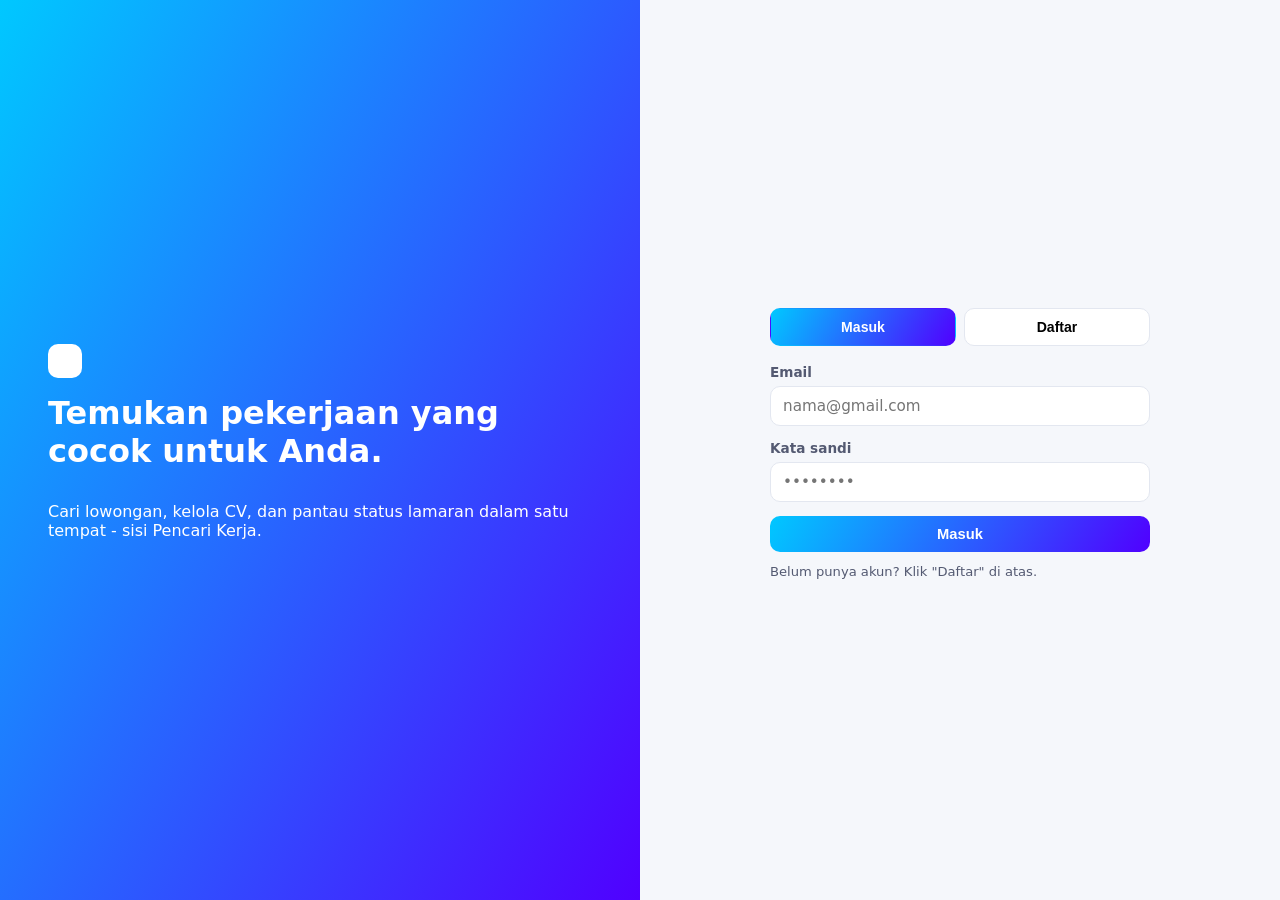
<file: ui-pencari-kerja/index.html>
<!DOCTYPE html>
<html lang="id">
    <head>
        <meta charset="UTF-8">
        <meta name="viewport" content="width=device-width, initial-scale=1.0">
        <title>LinkKerja - Pencari Kerja</title>
        <link rel="stylesheet"href="../shared/style.css">   
    </head>
    <body>
        <!-- ===AUTH=== -->
        <section id="view-auth" class="auth-wrap">
            <div class="auth-hero">
                <div class="brand" style="font-size: 1.4rem;"><span class="brand-mark" style="background: #fff;"></span></div>
                <h2>Temukan pekerjaan yang cocok untuk Anda.</h2>
                <p>Cari lowongan, kelola CV, dan pantau status lamaran dalam satu tempat - sisi Pencari Kerja.</p>
            </div>
            <diiv class="auth-form-wrap">
                <div class="auth-card">
                    <div class="role-toggle">
                        <button class="active" id="tab-login">Masuk</button>
                        <button id="tab-register">Daftar</button>
                    </div>

                    <form id="form-login">
                        <div class="field"><label>Email</label><input type="email" placeholder="nama@gmail.com" required></div>
                        <div class="field"><label>Kata sandi</label><input type="password" placeholder="••••••••" required></div>
                        <button type="submit" class="btn btn-primary" style="width:100%; justify-content: center;">Masuk</button>
                        <p style="font-size: 0.82rem; color:var(--ink-soft); margin-top: 12px;">Belum punya akun? Klik "Daftar" di atas.</p>
                    </form>

                    <form id="form-register" class="hidden">
                        <div class="field"><label>Nama lengkap</label><input type="text" placeholder="Lathifah Widya Zahra" required></div>
                        <div class="field"><label>Email</label><input type="email" placeholder="nama@gmail.com" required></div>
                        <div class="field"><label>Kata sandi</label><input type="password" placeholder="Minimal 8 karakter" required></div>
                        <button type="submit" class="btn btn-primary" style="width:100%; justify-content: center;">Daftar Sekarang</button>
                    </form>
                </div>
            </diiv>
        </section>
        
        <!-- ===APP=== -->
        <div id="view-app" class="app-shell hidden">
            <aside class="sidebar">
                <div class="brand"><span class="brand-mark"></span>LinkKerja</div>
                <ul class="nav-list">
                    <li><button class="nav-btn active" data-view="beranda">🏠 Beranda</button></li> 
                    <li><button class="nav-btn" data-view="cari">🏠 Cari Lowongan</button></li> 
                    <li><button class="nav-btn" data-view="lamaran">🏠 Lamaran Saya</button></li> 
                    <li><button class="nav-btn" data-view="profil">🏠 Profil &amp; CV</button></li> 
                </ul>
                <div class="sidebar-footer">LinkKerja - UI Pencari Kerja </div>
            </aside>

            <main class="main">
                <div class="topbar">
                    <div>
                        <h1 id="page-title">Beranda</h1>
                        <p id="page-subtitle">Rekomendasi lowongan untuk Anda hari ini.</p>
                    </div>
                    <div class="user-chip">
                        <div class="avatar">LZ</div>
                        <div>
                            <div style="font-weight: 600; font-size: 0.9rem;">Lathifah Widya Zahra</div>
                            <div style="font-size: 0.76rem; color:var(--ink-soft);">Pencari Kerja</div>
                        </div>
                    </div>
                </div>

                <!-- Beranda: rekomendasi (KF-04)-->
                <section data-panel="beranda">
                    <div class="card">
                        <h3 style="margin-top: 0;">Rekomendasi untuk Anda</h3>
                        <div id="list-rekomendasi"></div>
                    </div>
                </section>

                <!-- Cari lowongan dengan filter (KF-03, UC-03) -->
                <section data-panel="cari" class="hidden"> 
                <div class="card" style="margin-bottom:16px;"> 
                    <div class="grid-2"> 
                    <div class="field" style="margin:0;"><label>Kata kunci / lokasi</label><input id="filter-kata-kunci" placeholder="Contoh: Madiun, Frontend"></div> 
                    <div class="field" style="margin:0;"> 
                        <label>Bidang</label> 
                        <select id="filter-bidang"> 
                        <option value="">Semua bidang</option> 
                        <option>Teknologi Informasi</option> 
                        <option>Desain</option> 
                        <option>Pemasaran</option> 
                        </select> 
                    </div> 
                    </div> 
                </div> 
                <div class="card"><div id="list-lowongan"></div></div> 
                </section>

                <!-- Detail lowongan & lamar -->
                <section data-panel="detail" class="hidden"> 
                    <button class="btn btn-ghost" onclick="kembaliKeCari()">← Kembali ke daftar lowongan</button> 
                    <div class="card" id="detail-content" style="margin-top:14px;"></div> 
                </section>

                <!-- Lamaran saya / application tracker (KF-06, UC-07) -->
                <section data-panel="lamaran" class="hidden"> 
                    <div class="card"><div id="list-lamaran-saya"></div></div> 
                </section> 

                <!-- Profil dan CV (KF-01, KF-02, UC-02) -->
                <section data-panel="profil" class="hidden"> 
                <div class="card" style="max-width:640px; margin-bottom:16px;"> 
                    <h3 style="margin-top:0;">Data diri</h3> 
                    <div class="grid-2"> 
                    <div class="field"><label>Nama lengkap</label><input value="Lathifah Widya Zahra"></div> 
                    <div class="field"><label>No. telepon</label><input value="081234567891"></div> 
                    </div> 
                    <div class="field"><label>Alamat</label><input value="Madiun, Jawa Timur"></div> 
                    <div class="field"><label>Ringkasan profesional</label><textarea rows="3">Mahasiswa TRPL yang tertarik pada pengembangan web.</textarea></div> 
                    <button class="btn btn-primary">Simpan Perubahan</button> 
                </div> 
            
                <div class="card" style="max-width:640px; margin-bottom:16px;"> 
                    <h3 style="margin-top:0;">Riwayat pendidikan &amp; pengalaman</h3> 
                    <div id="list-riwayat"></div> 
                    <button class="btn btn-outline" style="margin-top:10px;" onclick="tambahRiwayat()">+ Tambah riwayat</button> 
                </div> 
            
                <div class="card" style="max-width:640px;"> 
                    <h3 style="margin-top:0;">Dokumen pendukung</h3> 
                    <p style="font-size:0.85rem; color:var(--ink-soft); margin-top:-6px;">Format yang diterima: PDF atau JPG.</p> 
                    <div id="list-dokumen"></div> 
                    <label class="btn btn-outline" style="margin-top:10px; cursor:pointer;"> + Unggah dokumen 
                    <input type="file" accept=".pdf,.jpg,.jpeg" style="display:none;" id="input dokumen"> 
                    </label> 
                </div> 
                </section> 
            </main>
        </div>
        <div id="toast" class="toast hidden"></div>
        <script src="script.js"></script>
    </body>
</html>
</file>
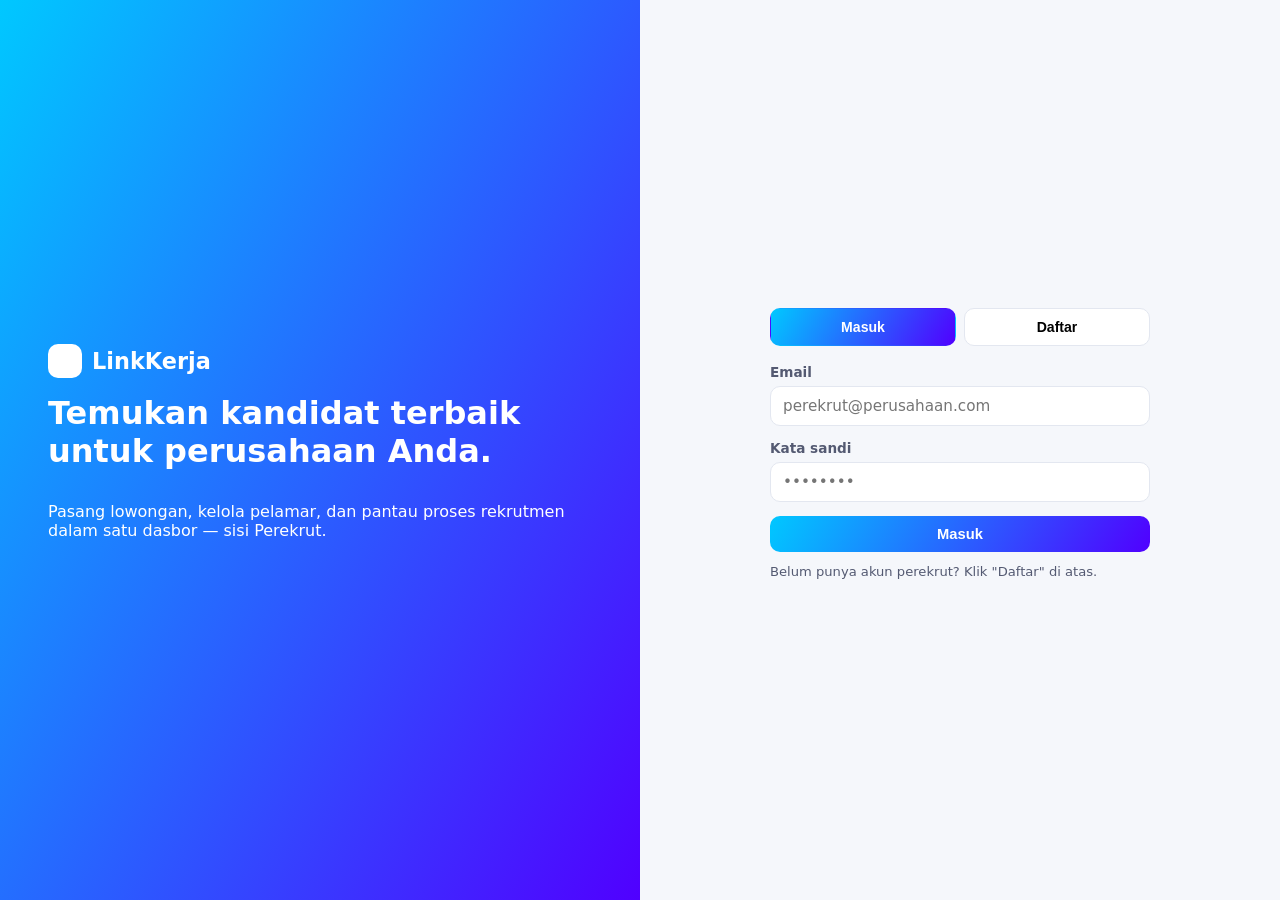
<file: ui-perekrut/index.html>
<!DOCTYPE html>
<html lang="id">
<head>
<meta charset="UTF-8">
<meta name="viewport" content="width=device-width, initial-scale=1.0">
<title>LinkKerja — Perekrut</title>
<link rel="stylesheet" href="../shared/style.css">
</head>
<body>

<!-- ================= AUTH ================= -->
<section id="view-auth" class="auth-wrap">
  <div class="auth-hero">
    <div class="brand" style="font-size:1.4rem;"><span class="brand-mark" style="background:#fff;"></span>LinkKerja</div>
    <h2>Temukan kandidat terbaik untuk perusahaan Anda.</h2>
    <p>Pasang lowongan, kelola pelamar, dan pantau proses rekrutmen dalam satu dasbor — sisi Perekrut.</p>
  </div>
  <div class="auth-form-wrap">
    <div class="auth-card">
      <div class="role-toggle">
        <button class="active" id="tab-login">Masuk</button>
        <button id="tab-register">Daftar</button>
      </div>

      <form id="form-login">
        <div class="field"><label>Email</label><input type="email" placeholder="perekrut@perusahaan.com" required></div>
        <div class="field"><label>Kata sandi</label><input type="password" placeholder="••••••••" required></div>
        <button type="submit" class="btn btn-primary" style="width:100%; justify-content:center;">Masuk</button>
        <p style="font-size:0.82rem; color:var(--ink-soft); margin-top:12px;">Belum punya akun perekrut? Klik "Daftar" di atas.</p>
      </form>

      <form id="form-register" class="hidden">
        <div class="field"><label>Nama Anda</label><input type="text" placeholder="Nabil Sunu Widyadhana" required></div>
        <div class="field"><label>Nama perusahaan</label><input type="text" placeholder="PT Teknologi Madiun" required></div>
        <div class="field"><label>Email</label><input type="email" placeholder="perekrut@perusahaan.com" required></div>
        <div class="field"><label>Kata sandi</label><input type="password" placeholder="Minimal 8 karakter" required></div>
        <button type="submit" class="btn btn-primary" style="width:100%; justify-content:center;">Daftar Sekarang</button>
      </form>
    </div>
  </div>
</section>

<!-- ================= APP ================= -->
<div id="view-app" class="app-shell hidden">
  <aside class="sidebar">
    <div class="brand"><span class="brand-mark"></span>LinkKerja</div>
    <ul class="nav-list">
      <li><button class="nav-btn active" data-view="dashboard">📊 Dasbor</button></li>
      <li><button class="nav-btn" data-view="publikasi">📝 Publikasi Lowongan</button></li>
      <li><button class="nav-btn" data-view="lowongan">💼 Manajemen Lowongan</button></li>
      <li><button class="nav-btn" data-view="kandidat">👥 Kandidat Masuk</button></li>
      <li><button class="nav-btn" data-view="perusahaan">🏢 Profil Perusahaan</button></li>
    </ul>
    <div class="sidebar-footer">
      LinkKerja · UI Perekrut<br>Dikerjakan oleh Nabil Sunu Widyadhana
    </div>
  </aside>

  <main class="main">
    <div class="topbar">
      <div>
        <h1 id="page-title">Dasbor</h1>
        <p id="page-subtitle">Ringkasan aktivitas rekrutmen Anda hari ini.</p>
      </div>
      <div class="user-chip">
        <div class="avatar">PT</div>
        <div>
          <div style="font-weight:600; font-size:0.9rem;">PT Teknologi Madiun</div>
          <div style="font-size:0.76rem; color:var(--ink-soft);">Perekrut</div>
        </div>
      </div>
    </div>

    <!-- ---- Dashboard ---- -->
    <section data-panel="dashboard">
      <div class="stat-grid">
        <div class="stat-card"><div class="accent"></div><div class="num" id="stat-lowongan">0</div><div class="label">Lowongan aktif</div></div>
        <div class="stat-card"><div class="accent"></div><div class="num" id="stat-lamaran">0</div><div class="label">Lamaran masuk</div></div>
        <div class="stat-card"><div class="accent"></div><div class="num" id="stat-ditinjau">0</div><div class="label">Menunggu ditinjau</div></div>
        <div class="stat-card"><div class="accent"></div><div class="num" id="stat-diterima">0</div><div class="label">Kandidat diterima</div></div>
      </div>
      <div class="card">
        <h3 style="margin-top:0;">Lamaran terbaru</h3>
        <div id="dashboard-recent"></div>
      </div>
    </section>

    <!-- ---- Publikasi Lowongan (KF-07, UC-05) ---- -->
    <section data-panel="publikasi" class="hidden">
      <div class="card" style="max-width:640px;">
        <h3 style="margin-top:0;">Formulir lowongan baru</h3>
        <form id="form-lowongan">
          <div class="field"><label>Posisi yang dibutuhkan</label><input required id="in-posisi" placeholder="Contoh: Frontend Developer"></div>
          <div class="grid-2">
            <div class="field"><label>Bidang</label><input required id="in-bidang" placeholder="Teknologi Informasi"></div>
            <div class="field"><label>Lokasi</label><input required id="in-lokasi" placeholder="Madiun"></div>
          </div>
          <div class="field">
            <label>Tipe kerja</label>
            <select id="in-tipe">
              <option value="full_time">Full-time</option>
              <option value="part_time">Part-time</option>
              <option value="magang">Magang</option>
              <option value="kontrak">Kontrak</option>
            </select>
          </div>
          <div class="field"><label>Deskripsi pekerjaan</label><textarea id="in-deskripsi" rows="3" required placeholder="Jelaskan tanggung jawab pekerjaan"></textarea></div>
          <div class="field"><label>Kriteria kandidat</label><textarea id="in-kriteria" rows="3" required placeholder="Contoh: menguasai HTML/CSS/JS"></textarea></div>
          <div style="display:flex; gap:10px;">
            <button type="submit" class="btn btn-primary">Unggah</button>
            <button type="reset" class="btn btn-ghost">Batal</button>
          </div>
        </form>
      </div>
    </section>

    <!-- ---- Manajemen Lowongan ---- -->
    <section data-panel="lowongan" class="hidden">
      <div class="card">
        <div id="list-lowongan"></div>
      </div>
    </section>

    <!-- ---- Kandidat Masuk (UC-06) ---- -->
    <section data-panel="kandidat" class="hidden">
      <div class="card" style="margin-bottom:16px;">
        <div class="grid-2">
          <div class="field" style="margin:0;">
            <label>Filter berdasarkan lowongan</label>
            <select id="filter-lowongan"></select>
          </div>
          <div class="field" style="margin:0;">
            <label>Filter status</label>
            <select id="filter-status">
              <option value="">Semua status</option>
              <option value="terkirim">Terkirim</option>
              <option value="ditinjau">Ditinjau</option>
              <option value="diterima">Diterima</option>
              <option value="ditolak">Ditolak</option>
            </select>
          </div>
        </div>
      </div>
      <div class="card">
        <div id="list-kandidat"></div>
      </div>
    </section>

    <!-- ---- Profil Perusahaan ---- -->
    <section data-panel="perusahaan" class="hidden">
      <div class="card" style="max-width:560px;">
        <h3 style="margin-top:0;">Data perusahaan</h3>
        <div class="field"><label>Nama perusahaan</label><input value="PT Teknologi Madiun"></div>
        <div class="field"><label>Bidang</label><input value="Teknologi Informasi"></div>
        <div class="field"><label>Lokasi</label><input value="Madiun, Jawa Timur"></div>
        <div class="field"><label>Deskripsi</label><textarea rows="3">Perusahaan pengembang perangkat lunak.</textarea></div>
        <button class="btn btn-primary">Simpan Perubahan</button>
      </div>
    </section>
  </main>
</div>

<div id="toast" class="toast hidden"></div>

<script src="script.js"></script>
</body>
</html>
</file>
<file: shared/style.css>
/* =====================================================================
   LinkKerja — Gaya bersama untuk UI Perekrut & UI Pencari Kerja
   Primary  : rgb(0, 200, 255)
   Secondary: rgb(80, 0, 255)
   ===================================================================== */

:root {
  --primary: #00c8ff;
  --secondary: #5000ff;
  --gradient: linear-gradient(120deg, var(--primary), var(--secondary));
  --ink: #101324;
  --ink-soft: #545a72;
  --bg: #f5f7fb;
  --surface: #ffffff;
  --border: #e3e7f0;
  --success: #17b26a;
  --danger: #e5484d;
  --warning: #f5a524;
  --radius: 14px;
  --shadow: 0 8px 24px rgba(16, 19, 36, 0.08);
  font-size: 16px;
}

* { box-sizing: border-box; }

body {
  margin: 0;
  font-family: "Inter", "Segoe UI", system-ui, sans-serif;
  background: var(--bg);
  color: var(--ink);
}

a { color: inherit; text-decoration: none; }

/* ---------- Layout ---------- */
.app-shell {
  display: grid;
  grid-template-columns: 240px 1fr;
  min-height: 100vh;
}

@media (max-width: 860px) {
  .app-shell { grid-template-columns: 1fr; }
  .sidebar { display: none; }
  .sidebar.open { display: flex; }
}

.sidebar {
  background: var(--ink);
  color: #fff;
  padding: 28px 20px;
  display: flex;
  flex-direction: column;
  gap: 28px;
}

.brand {
  display: flex;
  align-items: center;
  gap: 10px;
  font-weight: 700;
  font-size: 1.15rem;
}

.brand-mark {
  width: 34px;
  height: 34px;
  border-radius: 10px;
  background: var(--gradient);
  flex-shrink: 0;
}

.nav-list { list-style: none; padding: 0; margin: 0; display: flex; flex-direction: column; gap: 4px; }

.nav-list button {
  width: 100%;
  text-align: left;
  background: transparent;
  border: none;
  color: rgba(255,255,255,0.7);
  padding: 11px 14px;
  border-radius: 10px;
  font-size: 0.95rem;
  cursor: pointer;
  display: flex;
  align-items: center;
  gap: 10px;
}

.nav-list button:hover { background: rgba(255,255,255,0.08); color: #fff; }
.nav-list button.active { background: var(--gradient); color: #fff; }

.sidebar-footer {
  margin-top: auto;
  font-size: 0.8rem;
  color: rgba(255,255,255,0.5);
}

.main {
  padding: 28px 36px 60px;
  max-width: 1120px;
  width: 100%;
}

.topbar {
  display: flex;
  justify-content: space-between;
  align-items: center;
  margin-bottom: 26px;
  gap: 16px;
  flex-wrap: wrap;
}

.topbar h1 { font-size: 1.5rem; margin: 0 0 4px; }
.topbar p { margin: 0; color: var(--ink-soft); font-size: 0.92rem; }

.user-chip {
  display: flex;
  align-items: center;
  gap: 10px;
  background: var(--surface);
  border: 1px solid var(--border);
  padding: 6px 14px 6px 6px;
  border-radius: 999px;
}

.avatar {
  width: 32px; height: 32px; border-radius: 50%;
  background: var(--gradient);
  display: flex; align-items: center; justify-content: center;
  color: #fff; font-weight: 700; font-size: 0.85rem;
}

/* ---------- Cards / panels ---------- */
.card {
  background: var(--surface);
  border: 1px solid var(--border);
  border-radius: var(--radius);
  padding: 20px;
}

.card + .card { margin-top: 16px; }

.stat-grid {
  display: grid;
  grid-template-columns: repeat(auto-fit, minmax(180px, 1fr));
  gap: 14px;
  margin-bottom: 22px;
}

.stat-card {
  background: var(--surface);
  border: 1px solid var(--border);
  border-radius: var(--radius);
  padding: 18px;
  box-shadow: var(--shadow);
}

.stat-card .num { font-size: 1.7rem; font-weight: 700; }
.stat-card .label { color: var(--ink-soft); font-size: 0.85rem; margin-top: 2px; }
.stat-card .accent { height: 4px; width: 34px; border-radius: 4px; background: var(--gradient); margin-bottom: 10px; }

/* ---------- Buttons & forms ---------- */
.btn {
  display: inline-flex;
  align-items: center;
  gap: 8px;
  border: none;
  border-radius: 10px;
  padding: 10px 18px;
  font-size: 0.92rem;
  font-weight: 600;
  cursor: pointer;
}

.btn-primary { background: var(--gradient); color: #fff; }
.btn-outline { background: transparent; border: 1px solid var(--border); color: var(--ink); }
.btn-ghost { background: transparent; color: var(--ink-soft); }
.btn-danger { background: #fdecec; color: var(--danger); }
.btn-success { background: #e7f9ef; color: var(--success); }
.btn:disabled { opacity: 0.5; cursor: not-allowed; }

.field { display: flex; flex-direction: column; gap: 6px; margin-bottom: 14px; }
.field label { font-size: 0.85rem; font-weight: 600; color: var(--ink-soft); }
.field input, .field select, .field textarea {
  border: 1px solid var(--border);
  border-radius: 10px;
  padding: 10px 12px;
  font-size: 0.95rem;
  font-family: inherit;
}
.field input:focus, .field select:focus, .field textarea:focus {
  outline: 2px solid var(--primary);
  outline-offset: 1px;
}

.grid-2 { display: grid; grid-template-columns: 1fr 1fr; gap: 14px; }
@media (max-width: 640px) { .grid-2 { grid-template-columns: 1fr; } }

/* ---------- Badges ---------- */
.badge { display: inline-block; padding: 3px 10px; border-radius: 999px; font-size: 0.76rem; font-weight: 600; }
.badge-aktif, .badge-diterima { background: #e7f9ef; color: var(--success); }
.badge-nonaktif, .badge-ditolak { background: #fdecec; color: var(--danger); }
.badge-ditinjau, .badge-terkirim { background: #fff4e0; color: var(--warning); }

/* ---------- List rows ---------- */
.row {
  display: flex;
  justify-content: space-between;
  align-items: center;
  padding: 14px 0;
  border-bottom: 1px solid var(--border);
  gap: 14px;
  flex-wrap: wrap;
}
.row:last-child { border-bottom: none; }

.job-logo, .cand-avatar {
  width: 44px; height: 44px; border-radius: 12px;
  background: var(--gradient);
  flex-shrink: 0;
}

/* ---------- Auth screen ---------- */
.auth-wrap {
  min-height: 100vh;
  display: grid;
  grid-template-columns: 1fr 1fr;
}
@media (max-width: 820px) { .auth-wrap { grid-template-columns: 1fr; } }

.auth-hero {
  background: var(--gradient);
  color: #fff;
  padding: 48px;
  display: flex;
  flex-direction: column;
  justify-content: center;
  gap: 16px;
}
.auth-hero h2 { font-size: 2rem; margin: 0; }
.auth-form-wrap { display: flex; align-items: center; justify-content: center; padding: 40px 24px; }
.auth-card { width: 100%; max-width: 380px; }
.role-toggle { display: flex; gap: 8px; margin-bottom: 18px; }
.role-toggle button {
  flex: 1; padding: 10px; border-radius: 10px; border: 1px solid var(--border);
  background: var(--surface); cursor: pointer; font-weight: 600; font-size: 0.88rem;
}
.role-toggle button.active { background: var(--gradient); color: #fff; border-color: transparent; }

.empty-state { text-align: center; padding: 40px 20px; color: var(--ink-soft); }

.hidden { display: none !important; }

.toast {
  position: fixed;
  bottom: 24px; right: 24px;
  background: var(--ink);
  color: #fff;
  padding: 12px 18px;
  border-radius: 10px;
  font-size: 0.88rem;
  box-shadow: var(--shadow);
  z-index: 50;
}
</file>
